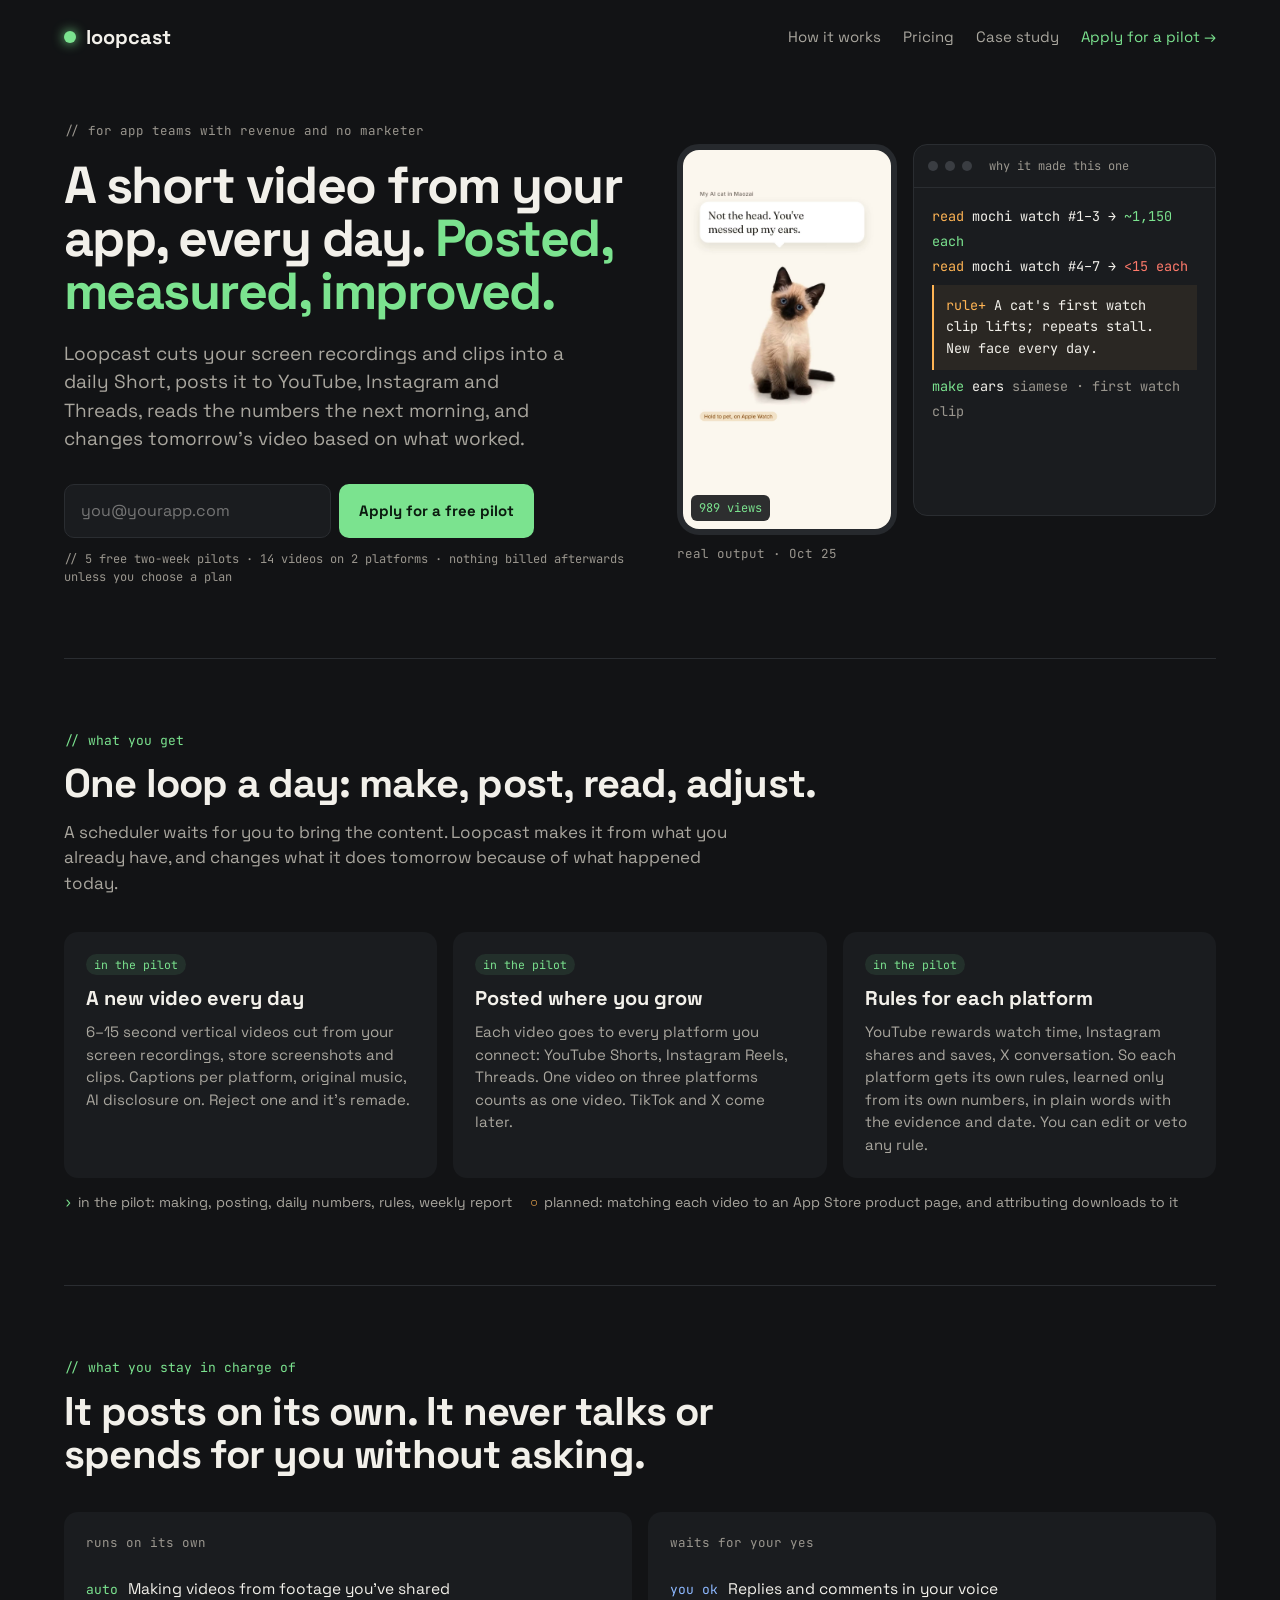
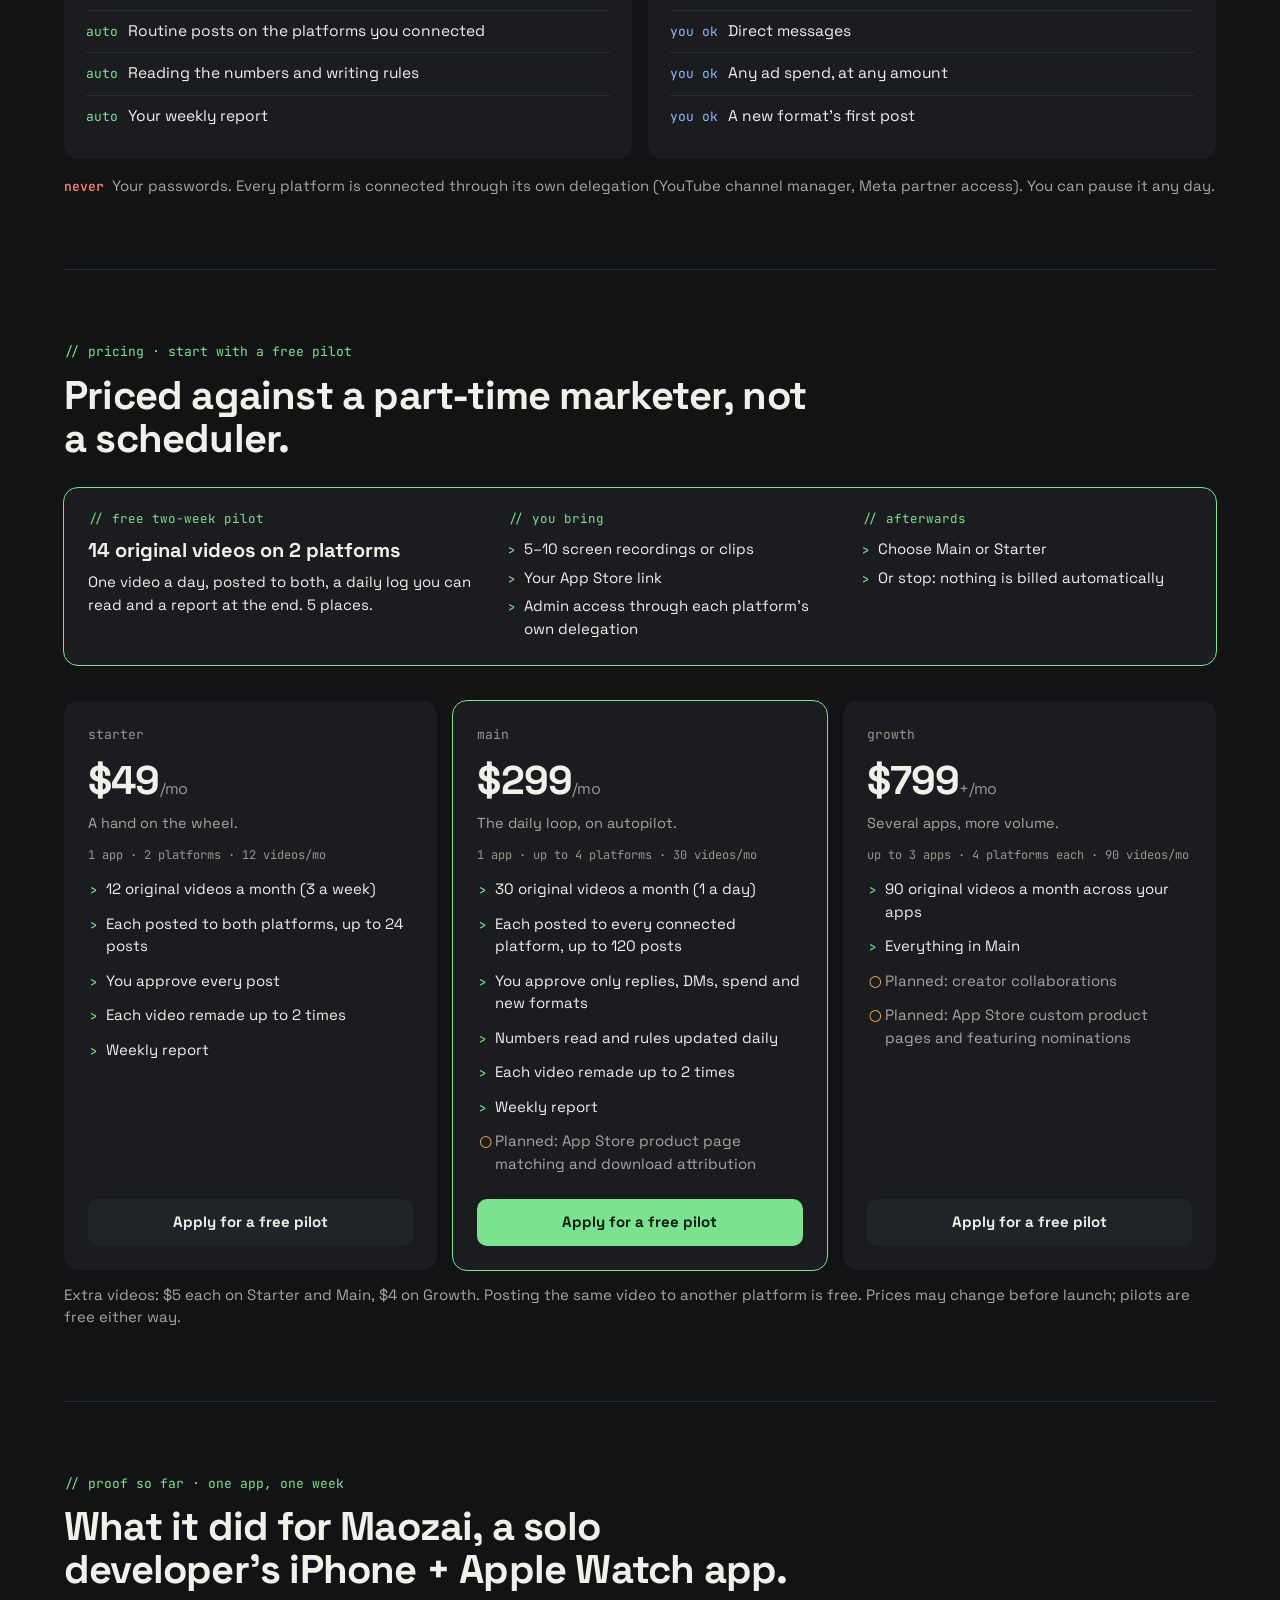
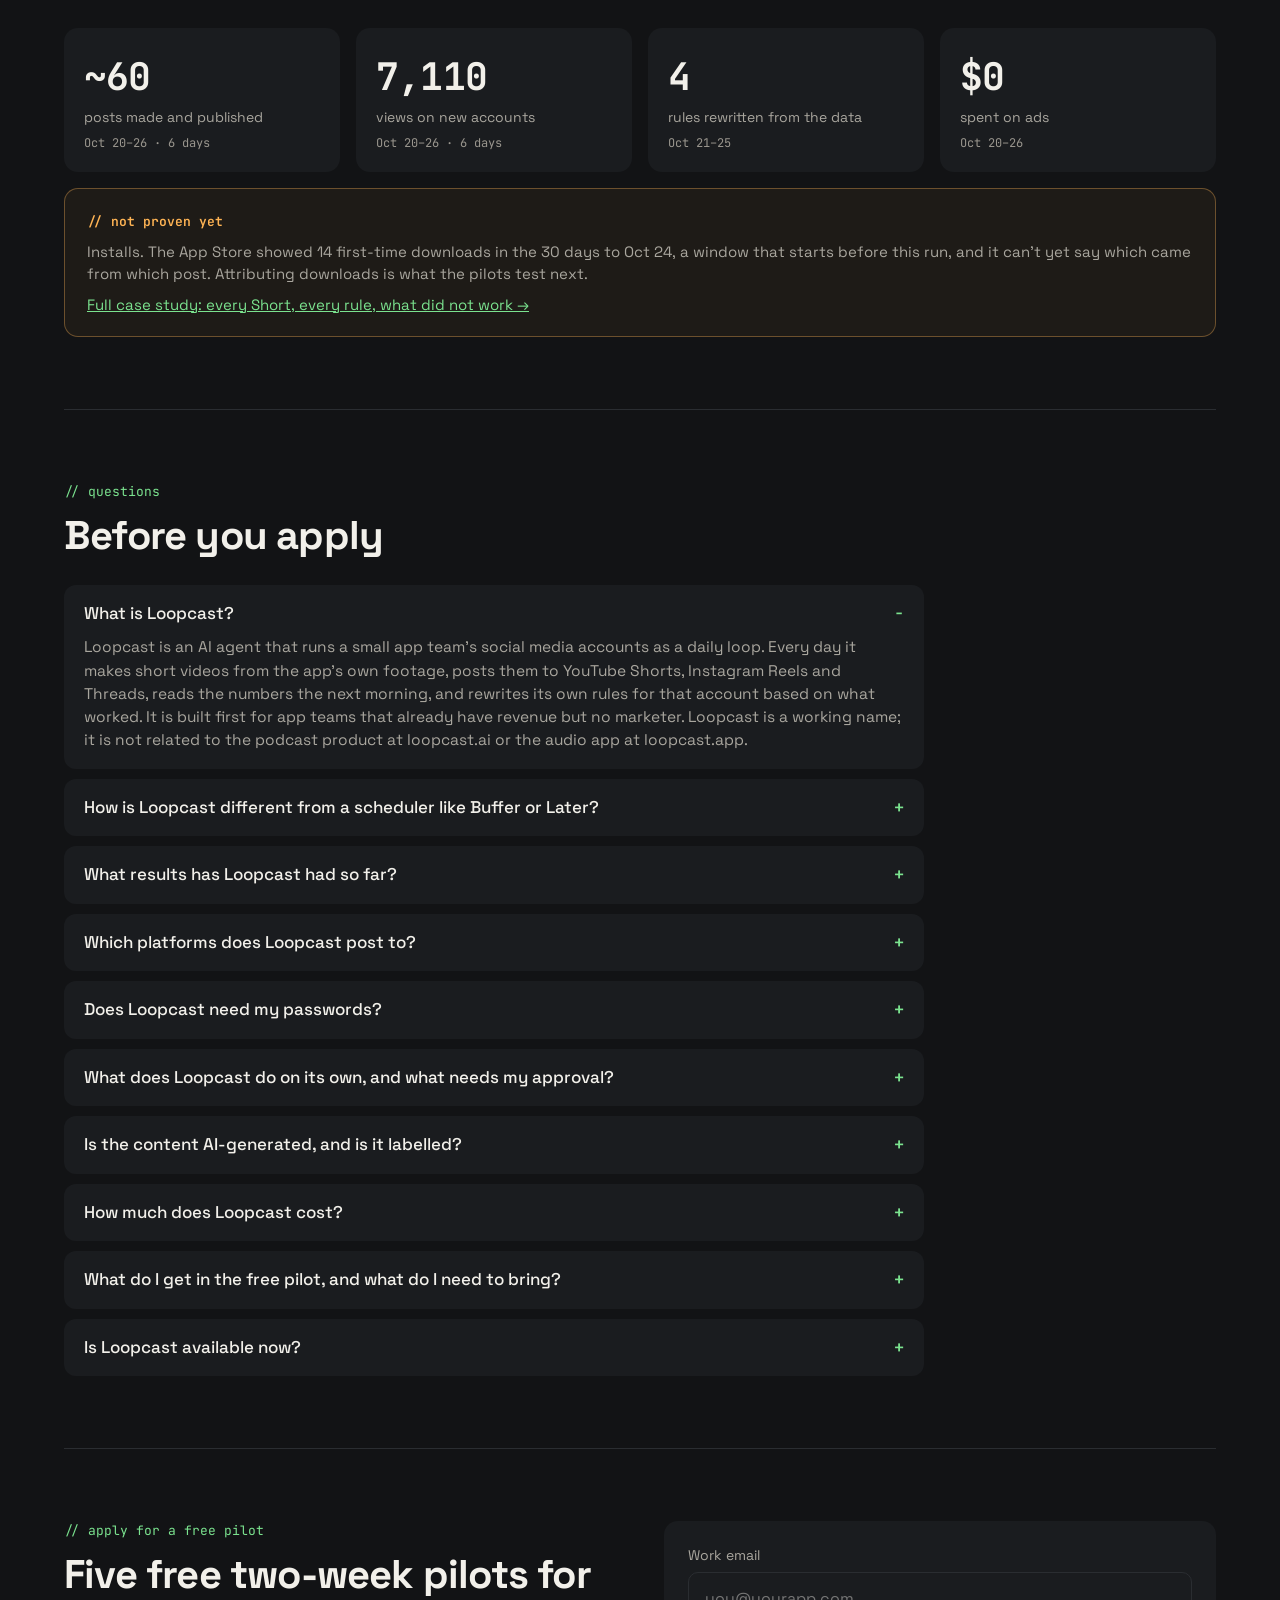
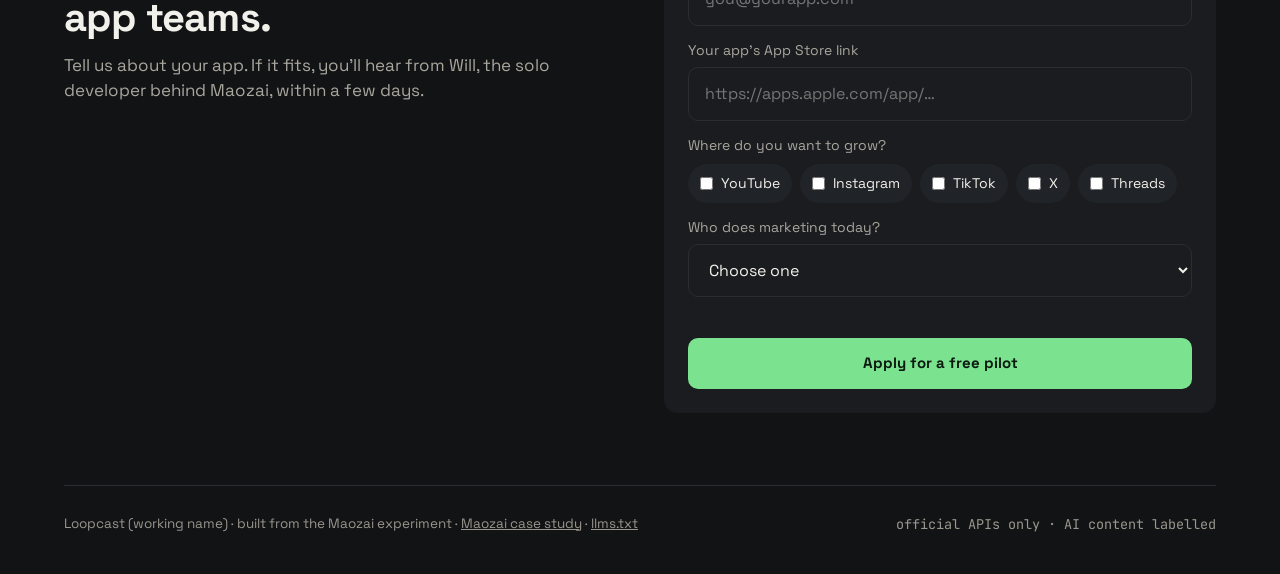
<file: index.html>
<!doctype html>
<html lang="en">
<head>
<meta charset="utf-8">
<meta name="viewport" content="width=device-width, initial-scale=1">
<title>Loopcast — AI marketer that runs your app's social accounts</title>
<meta name="description" content="A short video from your app every day: Loopcast cuts your footage into Shorts and Reels, posts them, reads the numbers and improves the next one.">
<link rel="canonical" href="https://loopcast.dev/">
<meta property="og:type" content="website">
<meta property="og:site_name" content="Loopcast">
<meta property="og:url" content="https://loopcast.dev/">
<meta property="og:title" content="Loopcast — AI marketer that runs your app's social accounts">
<meta property="og:description" content="A short video from your app every day, posted, measured and improved. Free two-week pilots for app teams.">
<meta property="og:image" content="https://loopcast.dev/og.png">
<meta property="og:image:width" content="1200">
<meta property="og:image:height" content="630">
<meta name="twitter:card" content="summary_large_image">
<meta name="twitter:title" content="Loopcast — AI marketer that runs your app's social accounts">
<meta name="twitter:description" content="A short video from your app every day: Loopcast cuts your footage into Shorts and Reels, posts them, reads the numbers and improves the next one.">
<meta name="twitter:image" content="https://loopcast.dev/og.png">
<link rel="icon" href="/favicon.svg" type="image/svg+xml">
<link rel="apple-touch-icon" href="/apple-touch-icon.png">
<link rel="manifest" href="/site.webmanifest">
<meta name="theme-color" content="#121315">
<link rel="preconnect" href="https://fonts.googleapis.com">
<link rel="preconnect" href="https://fonts.gstatic.com" crossorigin>
<link href="https://fonts.googleapis.com/css2?family=Space+Grotesk:wght@400;500;700&family=JetBrains+Mono:wght@400;600&display=swap" rel="stylesheet">
<!-- ld:start (generated) -->
<script type="application/ld+json">{"@context": "https://schema.org", "@graph": [{"@type": "Organization", "@id": "https://loopcast.dev/#org", "name": "Loopcast", "url": "https://loopcast.dev/", "logo": "https://loopcast.dev/apple-touch-icon.png"}, {"@type": "WebSite", "@id": "https://loopcast.dev/#website", "name": "Loopcast", "url": "https://loopcast.dev/", "publisher": {"@id": "https://loopcast.dev/#org"}}, {"@type": "Service", "@id": "https://loopcast.dev/#service", "name": "Loopcast", "serviceType": "Social media marketing for mobile apps", "description": "An AI agent that turns a small app team's own footage into a short video every day, posts it to YouTube Shorts, Instagram Reels and Threads, reads the numbers the next morning, and changes the next video based on what worked.", "provider": {"@id": "https://loopcast.dev/#org"}, "url": "https://loopcast.dev/", "audience": {"@type": "BusinessAudience", "audienceType": "App teams with revenue and no marketer"}}, {"@type": "FAQPage", "@id": "https://loopcast.dev/#faq", "mainEntity": [{"@type": "Question", "name": "What is Loopcast?", "acceptedAnswer": {"@type": "Answer", "text": "Loopcast is an AI agent that runs a small app team's social media accounts as a daily loop. Every day it makes short videos from the app's own footage, posts them to YouTube Shorts, Instagram Reels and Threads, reads the numbers the next morning, and rewrites its own rules for that account based on what worked. It is built first for app teams that already have revenue but no marketer. Loopcast is a working name; it is not related to the podcast product at loopcast.ai or the audio app at loopcast.app."}}, {"@type": "Question", "name": "How is Loopcast different from a scheduler like Buffer or Later?", "acceptedAnswer": {"@type": "Answer", "text": "A scheduler posts content you bring and stops there. Loopcast makes the content from your app's footage, posts it, reads every post's numbers the next morning, and changes what it does tomorrow based on the result. Each platform on each account gets its own rules, learned only from that platform's numbers, because YouTube, Instagram and X reward different things. Rules are written in plain words, with the evidence and date behind every rule, and you can read, edit or veto any of them. Tying each post to App Store downloads is planned and is being tested in the pilots."}}, {"@type": "Question", "name": "What results has Loopcast had so far?", "acceptedAnswer": {"@type": "Answer", "text": "One case so far: Maozai, a solo developer's iPhone and Apple Watch virtual pet app, on brand-new accounts. From October 20 to 26, 2026 the agent made and published about 60 posts, reached 7,110 views across YouTube, Instagram, X and Threads with $0 spent on ads, and rewrote its rules four times from the data. Installs are not proven: the App Store showed 14 first-time downloads in the 30 days to October 24, a window that starts before the run, and it cannot yet say which post brought which download."}}, {"@type": "Question", "name": "Which platforms does Loopcast post to?", "acceptedAnswer": {"@type": "Answer", "text": "YouTube Shorts, Instagram Reels and Threads first, through their official publishing APIs. TikTok and X come next; TikTok's posting API requires an app review and X's API is paid."}}, {"@type": "Question", "name": "Does Loopcast need my passwords?", "acceptedAnswer": {"@type": "Answer", "text": "No. Every platform is connected through its official API or its own delegation, such as a YouTube channel manager role or Meta partner access. Loopcast never asks for a password and never logs in to your browser."}}, {"@type": "Question", "name": "What does Loopcast do on its own, and what needs my approval?", "acceptedAnswer": {"@type": "Answer", "text": "It makes videos from footage you have shared, publishes routine posts, reads the numbers, writes rules and sends a weekly report on its own. Replies and comments in your voice, direct messages, any ad spend and the first post in a new format wait for your yes."}}, {"@type": "Question", "name": "Is the content AI-generated, and is it labelled?", "acceptedAnswer": {"@type": "Answer", "text": "The videos are cut from your real app footage and screen recordings; Loopcast writes the captions. Anything AI-generated is labelled with each platform's AI disclosure setting, and music is original or cleared for commercial use, never a platform's licensed library."}}, {"@type": "Question", "name": "How much does Loopcast cost?", "acceptedAnswer": {"@type": "Answer", "text": "Pilots are free. After that, planned pricing is: Starter, $49 a month, 1 app, 2 platforms, 12 original videos a month, and you approve every post. Main, $299 a month, 1 app, up to 4 platforms, 30 original videos a month (one a day), with only replies, messages, spend and new formats waiting for approval. Growth, $799 a month and up, up to 3 apps and 90 videos a month. Every plan posts each video to all connected platforms at no extra cost and remakes a rejected video up to two times. Extra videos are $5 each ($4 on Growth). Prices may change before launch."}}, {"@type": "Question", "name": "What do I get in the free pilot, and what do I need to bring?", "acceptedAnswer": {"@type": "Answer", "text": "Two weeks, 14 original videos (one a day) posted to two platforms you choose, a daily log you can read and a report at the end. You bring 5 to 10 screen recordings or clips of your app, your App Store link, and admin access through each platform's own delegation, such as a YouTube channel manager role. Afterwards you can choose a plan or stop; nothing is billed automatically."}}, {"@type": "Question", "name": "Is Loopcast available now?", "acceptedAnswer": {"@type": "Answer", "text": "Not generally yet. Five free two-week pilots are open for app teams with revenue and no marketer; apply on loopcast.dev and the developer behind Maozai replies within a few days."}}]}]}</script>
<!-- ld:end -->
<link rel="stylesheet" href="/style.css">
</head>
<body>
<div class="wrap">

<nav>
 <a class="logo" href="/"><i></i>loopcast</a>
 <div class="links"><a href="#loop">How it works</a><a href="#pricing">Pricing</a><a href="/maozai-case-study.html">Case study</a><a href="#join" class="cta">Apply for a pilot →</a></div>
</nav>

<header class="hero">
 <div>
  <div class="eyebrow">// for app teams with revenue and no marketer</div>
  <h1>A short video from your app, every day. <span>Posted, measured, improved.</span></h1>
  <p class="lede">Loopcast cuts your screen recordings and clips into a daily Short, posts it to YouTube, Instagram and Threads, reads the numbers the next morning, and changes tomorrow's video based on what worked.</p>
  <form class="quick" data-quick>
   <input type="email" name="email" placeholder="you@yourapp.com" aria-label="Work email" required>
   <button type="submit">Apply for a free pilot</button>
  </form>
  <p class="fine">// 5 free two-week pilots · 14 videos on 2 platforms · nothing billed afterwards unless you choose a plan</p>
 </div>
 <div class="hero-proof">
  <div>
   <div class="phone"><video src="assets/ears.mp4" poster="assets/ears-cover.jpg" autoplay muted loop playsinline aria-label="Example Short made for Maozai: a Siamese kitten reacts to being petted on Apple Watch"></video><span class="views">989 views</span></div>
   <p class="proofcap">real output · Oct 25</p>
  </div>
  <div class="term" aria-label="Why the agent made this video: an excerpt of its log">
   <div class="bar"><i></i><i></i><i></i><span>why it made this one</span></div>
   <div class="log" id="log">
    <div><span class="a">read</span> <span class="w">mochi watch #1–3</span> → <span class="g">~1,150 each</span></div>
    <div><span class="a">read</span> <span class="w">mochi watch #4–7</span> → <span class="r">&lt;15 each</span></div>
    <div class="rulebox"><span class="a">rule+</span> <span class="w">A cat's first watch clip lifts; repeats stall. New face every day.</span></div>
    <div><span class="g">make</span> <span class="w">ears</span> <span class="t">siamese · first watch clip</span></div>
    <div><span class="g">post</span> <span class="w">youtube · instagram · threads</span></div>
    <div><span class="a">read</span> <span class="w">ears</span> → <span class="g">981 views / 11h</span> <span class="cursor"></span></div>
   </div>
  </div>
 </div>
</header>

<section class="block" id="loop">
 <div class="label">// what you get</div>
 <h2>One loop a day: make, post, read, adjust.</h2>
 <p class="sub">A scheduler waits for you to bring the content. Loopcast makes it from what you already have, and changes what it does tomorrow because of what happened today.</p>
 <div class="gets">
  <div class="get"><span class="tag live">in the pilot</span><h3>A new video every day</h3><p>6–15 second vertical videos cut from your screen recordings, store screenshots and clips. Captions per platform, original music, AI disclosure on. Reject one and it's remade.</p></div>
  <div class="get"><span class="tag live">in the pilot</span><h3>Posted where you grow</h3><p>Each video goes to every platform you connect: YouTube Shorts, Instagram Reels, Threads. One video on three platforms counts as one video. TikTok and X come later.</p></div>
  <div class="get"><span class="tag live">in the pilot</span><h3>Rules for each platform</h3><p>YouTube rewards watch time, Instagram shares and saves, X conversation. So each platform gets its own rules, learned only from its own numbers, in plain words with the evidence and date. You can edit or veto any rule.</p></div>
 </div>
 <div class="keyline"><span class="l">in the pilot: making, posting, daily numbers, rules, weekly report</span><span class="p">planned: matching each video to an App Store product page, and attributing downloads to it</span></div>
</section>

<section class="block" id="control">
 <div class="label">// what you stay in charge of</div>
 <h2>It posts on its own. It never talks or spends for you without asking.</h2>
 <div class="tiers">
  <div class="panel auto"><h4><span>runs on its own</span></h4><ul><li>Making videos from footage you've shared</li><li>Routine posts on the platforms you connected</li><li>Reading the numbers and writing rules</li><li>Your weekly report</li></ul></div>
  <div class="panel yes"><h4><span>waits for your yes</span></h4><ul><li>Replies and comments in your voice</li><li>Direct messages</li><li>Any ad spend, at any amount</li><li>A new format's first post</li></ul></div>
 </div>
 <p class="never"><b>never</b>Your passwords. Every platform is connected through its own delegation (YouTube channel manager, Meta partner access). You can pause it any day.</p>
</section>

<section class="block" id="pricing">
 <div class="label">// pricing · start with a free pilot</div>
 <h2>Priced against a part-time marketer, not a scheduler.</h2>
 <div class="pilot">
  <div><div class="k">// free two-week pilot</div><h3>14 original videos on 2 platforms</h3><p>One video a day, posted to both, a daily log you can read and a report at the end. 5 places.</p></div>
  <div><div class="k">// you bring</div><ul><li>5–10 screen recordings or clips</li><li>Your App Store link</li><li>Admin access through each platform's own delegation</li></ul></div>
  <div><div class="k">// afterwards</div><ul><li>Choose Main or Starter</li><li>Or stop: nothing is billed automatically</li></ul></div>
 </div>
 <div class="plans">
  <div class="plan"><div class="nm">starter</div><div class="pr">$49<small>/mo</small></div><div class="for">A hand on the wheel.</div><div class="q">1 app · 2 platforms · 12 videos/mo</div><ul><li>12 original videos a month (3 a week)</li><li>Each posted to both platforms, up to 24 posts</li><li>You approve every post</li><li>Each video remade up to 2 times</li><li>Weekly report</li></ul><div class="cta-btn"><a href="#join">Apply for a free pilot</a></div></div>
  <div class="plan main"><div class="nm">main</div><div class="pr">$299<small>/mo</small></div><div class="for">The daily loop, on autopilot.</div><div class="q">1 app · up to 4 platforms · 30 videos/mo</div><ul><li>30 original videos a month (1 a day)</li><li>Each posted to every connected platform, up to 120 posts</li><li>You approve only replies, DMs, spend and new formats</li><li>Numbers read and rules updated daily</li><li>Each video remade up to 2 times</li><li>Weekly report</li><li class="planned">Planned: App Store product page matching and download attribution</li></ul><div class="cta-btn"><a href="#join">Apply for a free pilot</a></div></div>
  <div class="plan"><div class="nm">growth</div><div class="pr">$799<small>+/mo</small></div><div class="for">Several apps, more volume.</div><div class="q">up to 3 apps · 4 platforms each · 90 videos/mo</div><ul><li>90 original videos a month across your apps</li><li>Everything in Main</li><li class="planned">Planned: creator collaborations</li><li class="planned">Planned: App Store custom product pages and featuring nominations</li></ul><div class="cta-btn"><a href="#join">Apply for a free pilot</a></div></div>
 </div>
 <p class="extra">Extra videos: $5 each on Starter and Main, $4 on Growth. Posting the same video to another platform is free. Prices may change before launch; pilots are free either way.</p>
</section>

<section class="block" id="maozai">
 <div class="label">// proof so far · one app, one week</div>
 <h2>What it did for Maozai, a solo developer's iPhone + Apple Watch app.</h2>
 <div class="stats">
  <div class="stat"><div class="v mono">~60</div><div class="k">posts made and published</div><div class="when">Oct 20–26 · 6 days</div></div>
  <div class="stat"><div class="v mono">7,110</div><div class="k">views on new accounts</div><div class="when">Oct 20–26 · 6 days</div></div>
  <div class="stat"><div class="v mono">4</div><div class="k">rules rewritten from the data</div><div class="when">Oct 21–25</div></div>
  <div class="stat"><div class="v mono">$0</div><div class="k">spent on ads</div><div class="when">Oct 20–26</div></div>
 </div>
 <div class="honest">
  <b>// not proven yet</b>
  <p>Installs. The App Store showed 14 first-time downloads in the 30 days to Oct 24, a window that starts before this run, and it can't yet say which came from which post. Attributing downloads is what the pilots test next.</p>
  <p><a href="/maozai-case-study.html" style="color:var(--green)">Full case study: every Short, every rule, what did not work →</a></p>
 </div>
</section>

<section class="block" id="faq">
 <div class="label">// questions</div>
 <h2>Before you apply</h2>
 <div class="faq">
<!-- faq:start (generated by tools/build_site.py from content/site.json) -->
  <details open><summary>What is Loopcast?</summary><p>Loopcast is an AI agent that runs a small app team&#x27;s social media accounts as a daily loop. Every day it makes short videos from the app&#x27;s own footage, posts them to YouTube Shorts, Instagram Reels and Threads, reads the numbers the next morning, and rewrites its own rules for that account based on what worked. It is built first for app teams that already have revenue but no marketer. Loopcast is a working name; it is not related to the podcast product at loopcast.ai or the audio app at loopcast.app.</p></details>
  <details><summary>How is Loopcast different from a scheduler like Buffer or Later?</summary><p>A scheduler posts content you bring and stops there. Loopcast makes the content from your app&#x27;s footage, posts it, reads every post&#x27;s numbers the next morning, and changes what it does tomorrow based on the result. Each platform on each account gets its own rules, learned only from that platform&#x27;s numbers, because YouTube, Instagram and X reward different things. Rules are written in plain words, with the evidence and date behind every rule, and you can read, edit or veto any of them. Tying each post to App Store downloads is planned and is being tested in the pilots.</p></details>
  <details><summary>What results has Loopcast had so far?</summary><p>One case so far: Maozai, a solo developer&#x27;s iPhone and Apple Watch virtual pet app, on brand-new accounts. From October 20 to 26, 2026 the agent made and published about 60 posts, reached 7,110 views across YouTube, Instagram, X and Threads with $0 spent on ads, and rewrote its rules four times from the data. Installs are not proven: the App Store showed 14 first-time downloads in the 30 days to October 24, a window that starts before the run, and it cannot yet say which post brought which download.</p></details>
  <details><summary>Which platforms does Loopcast post to?</summary><p>YouTube Shorts, Instagram Reels and Threads first, through their official publishing APIs. TikTok and X come next; TikTok&#x27;s posting API requires an app review and X&#x27;s API is paid.</p></details>
  <details><summary>Does Loopcast need my passwords?</summary><p>No. Every platform is connected through its official API or its own delegation, such as a YouTube channel manager role or Meta partner access. Loopcast never asks for a password and never logs in to your browser.</p></details>
  <details><summary>What does Loopcast do on its own, and what needs my approval?</summary><p>It makes videos from footage you have shared, publishes routine posts, reads the numbers, writes rules and sends a weekly report on its own. Replies and comments in your voice, direct messages, any ad spend and the first post in a new format wait for your yes.</p></details>
  <details><summary>Is the content AI-generated, and is it labelled?</summary><p>The videos are cut from your real app footage and screen recordings; Loopcast writes the captions. Anything AI-generated is labelled with each platform&#x27;s AI disclosure setting, and music is original or cleared for commercial use, never a platform&#x27;s licensed library.</p></details>
  <details><summary>How much does Loopcast cost?</summary><p>Pilots are free. After that, planned pricing is: Starter, $49 a month, 1 app, 2 platforms, 12 original videos a month, and you approve every post. Main, $299 a month, 1 app, up to 4 platforms, 30 original videos a month (one a day), with only replies, messages, spend and new formats waiting for approval. Growth, $799 a month and up, up to 3 apps and 90 videos a month. Every plan posts each video to all connected platforms at no extra cost and remakes a rejected video up to two times. Extra videos are $5 each ($4 on Growth). Prices may change before launch.</p></details>
  <details><summary>What do I get in the free pilot, and what do I need to bring?</summary><p>Two weeks, 14 original videos (one a day) posted to two platforms you choose, a daily log you can read and a report at the end. You bring 5 to 10 screen recordings or clips of your app, your App Store link, and admin access through each platform&#x27;s own delegation, such as a YouTube channel manager role. Afterwards you can choose a plan or stop; nothing is billed automatically.</p></details>
  <details><summary>Is Loopcast available now?</summary><p>Not generally yet. Five free two-week pilots are open for app teams with revenue and no marketer; apply on loopcast.dev and the developer behind Maozai replies within a few days.</p></details>
<!-- faq:end -->
 </div>
</section>

<section class="block" id="join">
 <div class="join">
  <div>
   <div class="label">// apply for a free pilot</div>
   <h2>Five free two-week pilots for app teams.</h2>
   <p class="sub">Tell us about your app. If it fits, you'll hear from Will, the solo developer behind Maozai, within a few days.</p>
  </div>
  <form class="form" id="waitlist" novalidate>
   <div class="fields">
    <label>Work email<input type="email" name="email" placeholder="you@yourapp.com" required></label>
    <label>Your app's App Store link<input type="url" name="app" placeholder="https://apps.apple.com/app/…"></label>
    <div><div style="font-size:14px;color:var(--body);margin-bottom:8px">Where do you want to grow?</div>
     <div class="chips"><label><input type="checkbox" name="platforms" value="youtube">YouTube</label><label><input type="checkbox" name="platforms" value="instagram">Instagram</label><label><input type="checkbox" name="platforms" value="tiktok">TikTok</label><label><input type="checkbox" name="platforms" value="x">X</label><label><input type="checkbox" name="platforms" value="threads">Threads</label></div></div>
    <label>Who does marketing today?<select name="today"><option value="">Choose one</option><option>Nobody</option><option>Me, when I have time</option><option>A freelancer or agency</option><option>Someone in-house</option></select></label>
    <label class="hp" aria-hidden="true">Leave this empty<input type="text" name="website" tabindex="-1" autocomplete="off"></label>
    <div class="err" id="err" role="alert"></div>
    <button type="submit">Apply for a free pilot</button>
   </div>
   <div class="ok-msg" role="status">✓ application received.<br><span class="t">// we'll write from a real inbox, not a sequence.</span></div>
  </form>
 </div>
</section>

<footer><span>Loopcast (working name) · built from the Maozai experiment · <a href="/maozai-case-study.html">Maozai case study</a> · <a href="/llms.txt">llms.txt</a></span><span class="mono">official APIs only · AI content labelled</span></footer>
</div>

<script>
// Submissions go to a Cloudflare Worker that stores them in KV (worker/ in this folder).
const WAITLIST_ENDPOINT = "https://api.loopcast.dev/waitlist";

const reduce = matchMedia("(prefers-reduced-motion: reduce)").matches;

// Reveal the hero log one line at a time.
if (!reduce) {
  const lines = [...document.querySelectorAll("#log > div")];
  lines.forEach((l) => l.classList.add("hide"));
  lines.forEach((l, i) => setTimeout(() => l.classList.remove("hide"), 350 + i * 420));
}

const isEmail = (s) => /^[^\s@]+@[^\s@]+\.[^\s@]+$/.test(s);

async function submit(data) {
  if (WAITLIST_ENDPOINT) {
    const res = await fetch(WAITLIST_ENDPOINT, { method: "POST", headers: { "Content-Type": "application/json", Accept: "application/json" }, body: JSON.stringify(data) });
    if (!res.ok) throw new Error("waitlist " + res.status);
    return;
  }
  try {
    const saved = JSON.parse(localStorage.getItem("loopcast-waitlist") || "[]");
    saved.push({ ...data, at: new Date().toISOString() });
    localStorage.setItem("loopcast-waitlist", JSON.stringify(saved));
  } catch (e) { /* storage unavailable: nothing else to do locally */ }
}

// The hero form only collects the email, then hands over to the full form.
document.querySelector("[data-quick]").addEventListener("submit", (e) => {
  e.preventDefault();
  const email = e.target.email.value.trim();
  const full = document.getElementById("waitlist");
  full.email.value = email;
  document.getElementById("join").scrollIntoView({ behavior: reduce ? "auto" : "smooth" });
  (email ? full.app : full.email).focus({ preventScroll: true });
});

document.getElementById("waitlist").addEventListener("submit", async (e) => {
  e.preventDefault();
  const f = e.target, err = document.getElementById("err");
  const data = {
    email: f.email.value.trim(),
    app: f.app.value.trim(),
    platforms: [...f.querySelectorAll("[name=platforms]:checked")].map((c) => c.value),
    today: f.today.value,
    website: f.website.value
  };
  if (!isEmail(data.email)) { err.textContent = "Please enter a valid email."; f.email.focus(); return; }
  err.textContent = "";
  const btn = f.querySelector("button");
  btn.disabled = true;
  try {
    await submit(data);
    f.classList.add("done");
  } catch (x) {
    err.textContent = "That didn't go through. Please try again in a minute.";
    btn.disabled = false;
  }
});
</script>
<!-- Cloudflare Web Analytics: cookieless page views, site "loopcast.dev" in the Cloudflare dashboard. -->
<script defer src="https://static.cloudflareinsights.com/beacon.min.js" data-cf-beacon='{"token": "4d3c9769af3f4855999fc5357072c7f0"}'></script>
</body>
</html>
</file>
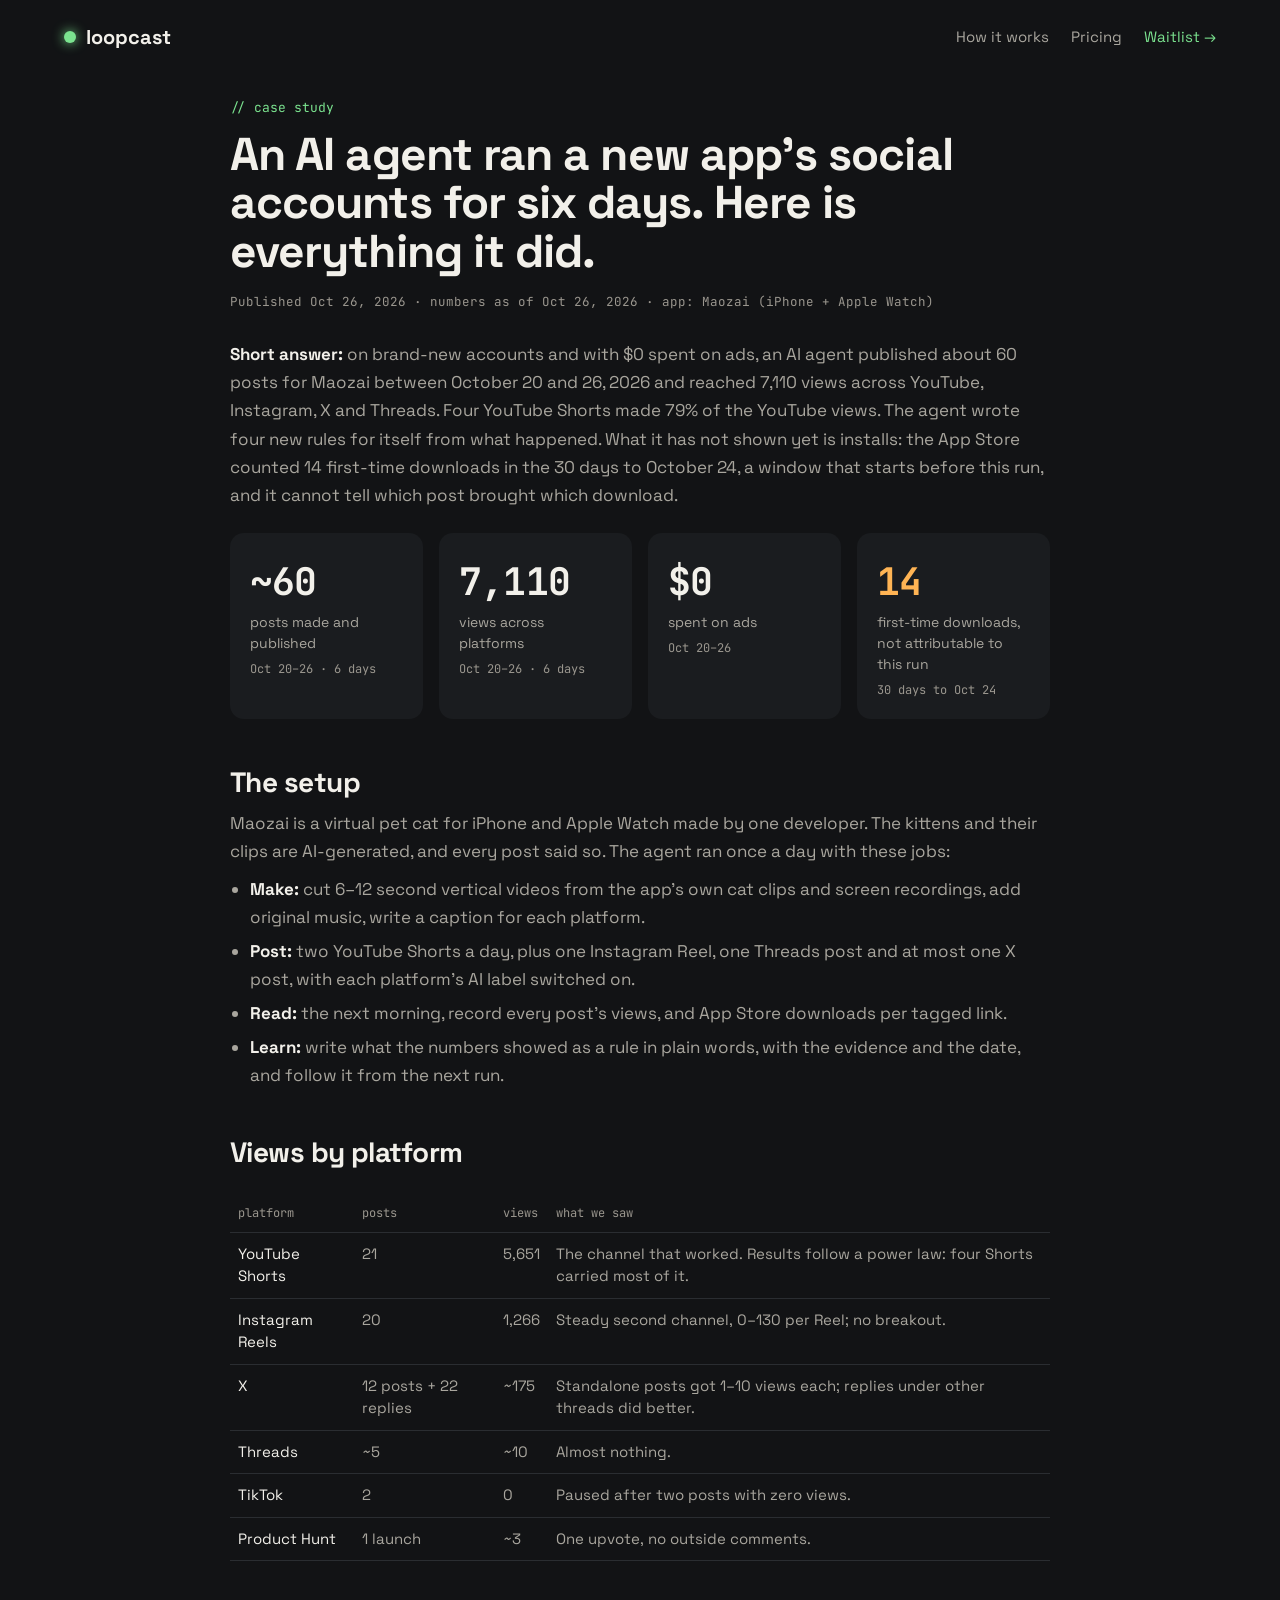
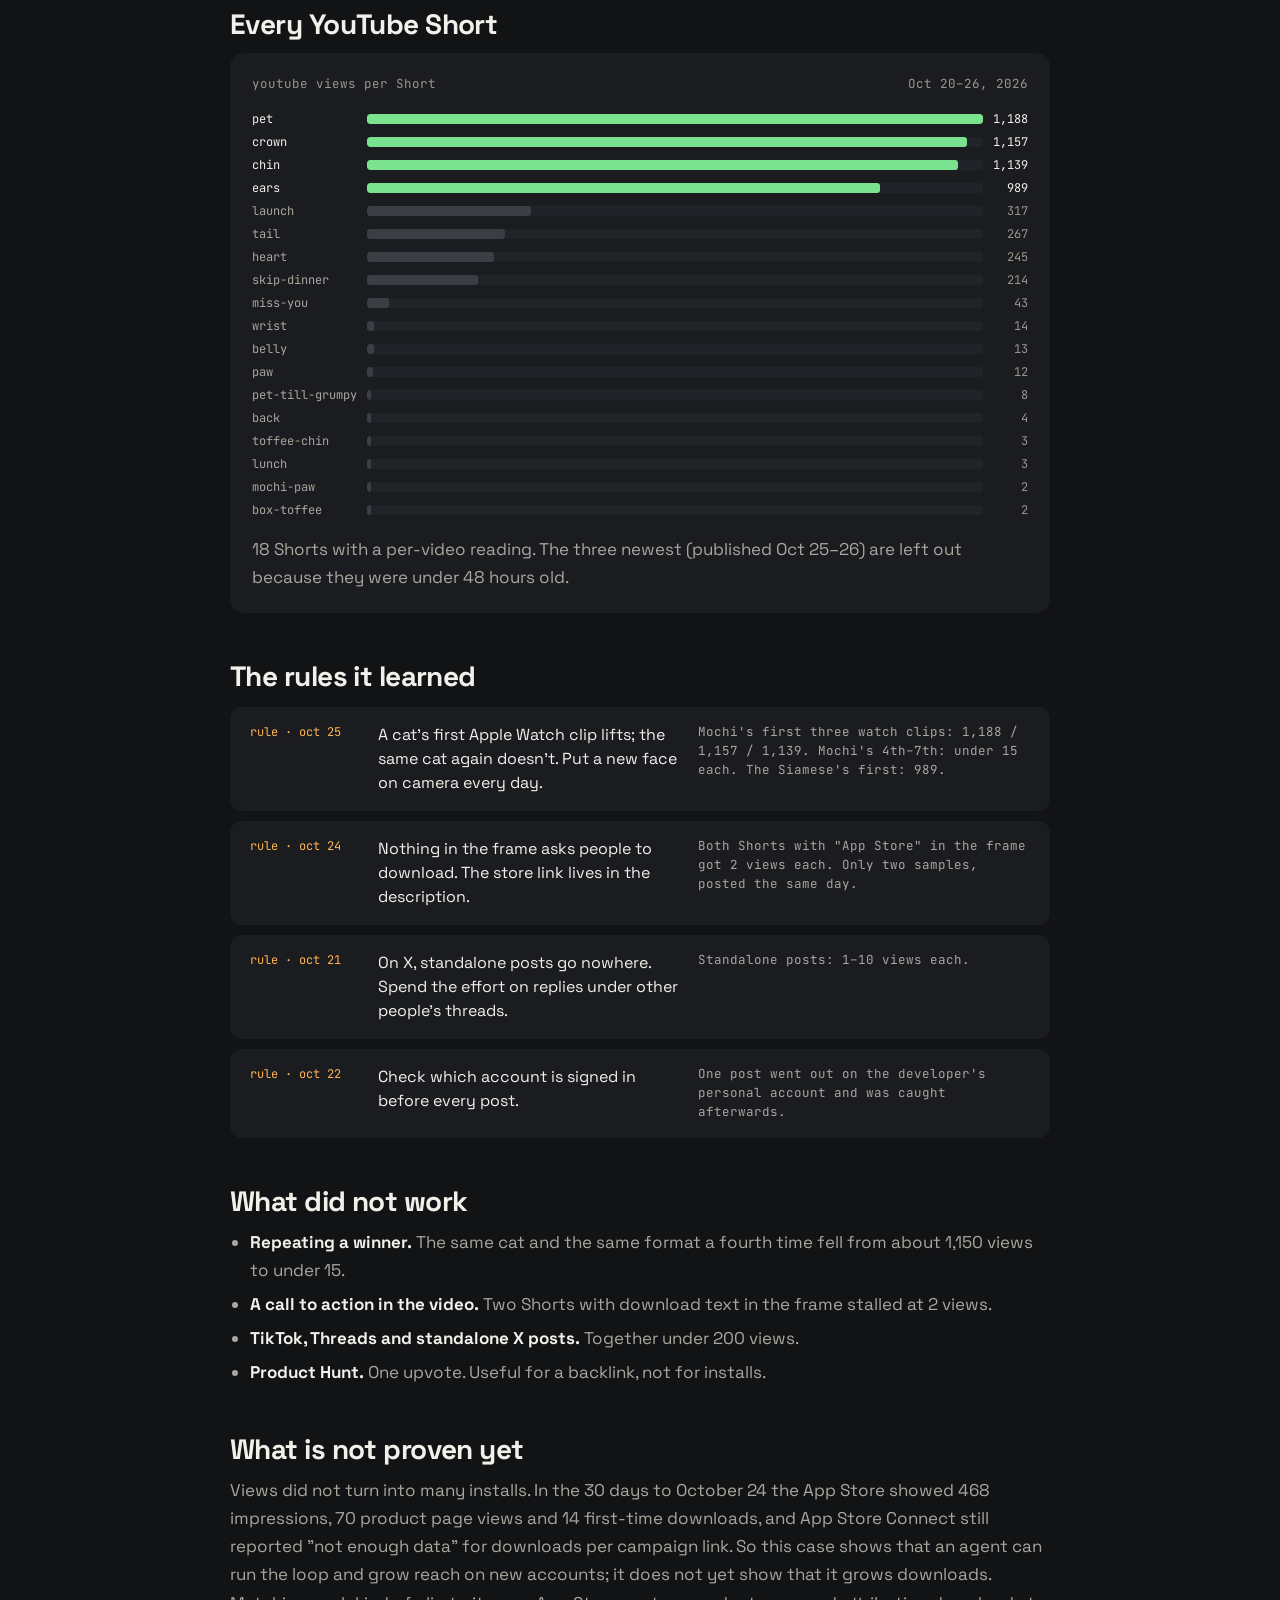
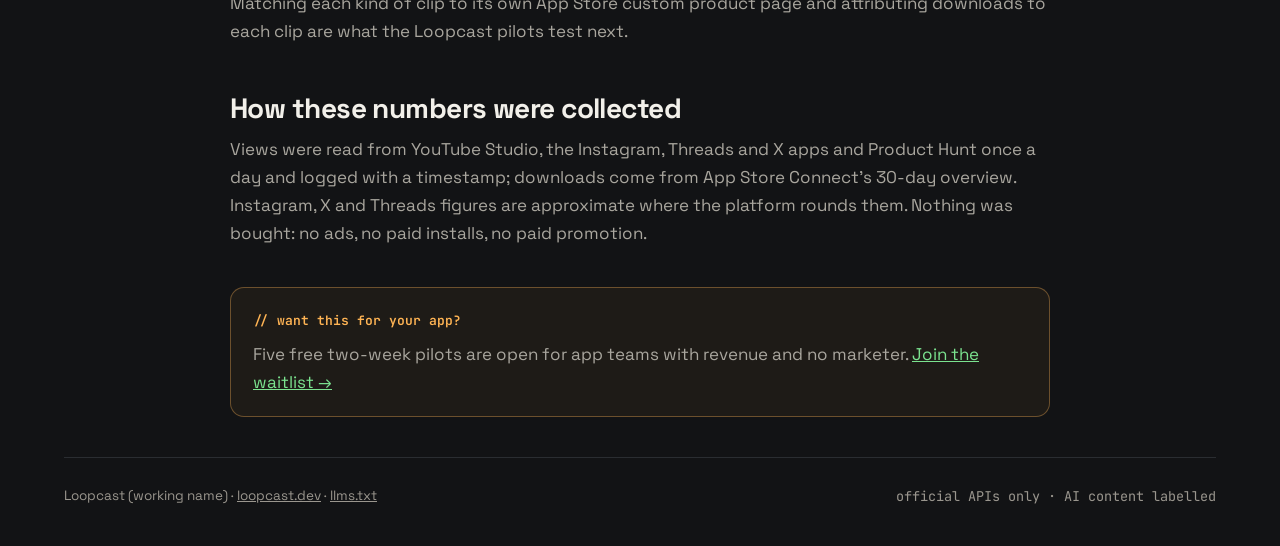
<file: maozai-case-study.html>
<!doctype html>
<html lang="en">
<head>
<meta charset="utf-8">
<meta name="viewport" content="width=device-width, initial-scale=1">
<title>Maozai case study: an AI agent ran a new app's socials</title>
<meta name="description" content="Six days of an AI agent running a solo developer's app on YouTube, Instagram, X and Threads: 7,110 views, $0 on ads, 14 downloads, and the rules it learned.">
<link rel="canonical" href="https://loopcast.dev/maozai-case-study.html">
<meta property="og:type" content="article">
<meta property="og:site_name" content="Loopcast">
<meta property="og:url" content="https://loopcast.dev/maozai-case-study.html">
<meta property="og:title" content="Maozai case study: an AI agent ran a new app's socials">
<meta property="og:description" content="7,110 views in 6 days with $0 on ads, 14 downloads, and every rule the agent learned from the data.">
<meta property="og:image" content="https://loopcast.dev/og.png">
<meta property="og:image:width" content="1200">
<meta property="og:image:height" content="630">
<meta name="twitter:card" content="summary_large_image">
<meta name="twitter:image" content="https://loopcast.dev/og.png">
<meta name="theme-color" content="#121315">
<link rel="icon" href="/favicon.svg" type="image/svg+xml">
<link rel="apple-touch-icon" href="/apple-touch-icon.png">
<link rel="manifest" href="/site.webmanifest">
<link rel="preconnect" href="https://fonts.googleapis.com">
<link rel="preconnect" href="https://fonts.gstatic.com" crossorigin>
<link href="https://fonts.googleapis.com/css2?family=Space+Grotesk:wght@400;500;700&family=JetBrains+Mono:wght@400;600&display=swap" rel="stylesheet">
<script type="application/ld+json">{"@context":"https://schema.org","@type":"Article","headline":"Maozai case study: an AI agent ran a new app's social accounts for six days","description":"Six days of an AI agent running a solo developer's iPhone and Apple Watch app on YouTube, Instagram, X and Threads: 7,110 views, $0 on ads, 14 first-time downloads, and the rules it learned.","datePublished":"2026-10-26","dateModified":"2026-10-26","image":"https://loopcast.dev/og.png","mainEntityOfPage":"https://loopcast.dev/maozai-case-study.html","author":{"@type":"Organization","name":"Loopcast","url":"https://loopcast.dev/"},"publisher":{"@type":"Organization","name":"Loopcast","url":"https://loopcast.dev/","logo":{"@type":"ImageObject","url":"https://loopcast.dev/apple-touch-icon.png"}},"about":{"@type":"MobileApplication","name":"Maozai: Virtual Pet Cat","operatingSystem":"iOS, watchOS","applicationCategory":"LifestyleApplication","url":"https://pocketcat.app/"}}</script>
<link rel="stylesheet" href="/style.css">
<style>
.article{max-width:820px;margin:0 auto;padding:24px 0 40px}
.article h1{font-size:46px;line-height:1.06;letter-spacing:-.02em;font-weight:700}
.article .meta{font-family:"JetBrains Mono",monospace;font-size:12.5px;color:var(--soft);margin:16px 0 28px}
.article h2{font-size:28px;margin:48px 0 12px}
.article p,.article li{color:var(--body);font-size:17px;line-height:1.65}
.article p+p{margin-top:12px}
.article ul{margin:10px 0 0 20px}
.article li{margin:6px 0}
.article strong{color:var(--ink)}
.article .stats{margin-top:24px}
table.t{width:100%;border-collapse:collapse;margin-top:14px;font-size:15px}
table.t th,table.t td{text-align:left;padding:10px 8px;border-bottom:1px solid var(--line);vertical-align:top}
table.t th{font-family:"JetBrains Mono",monospace;font-size:12px;color:var(--soft);font-weight:400}
table.t td{color:var(--body)}
table.t td:first-child{color:var(--ink)}
.tablewrap{overflow-x:auto}
@media(max-width:760px){.article h1{font-size:32px}.article h2{font-size:23px}}
</style>
</head>
<body>
<div class="wrap">
<nav>
 <a class="logo" href="/"><i></i>loopcast</a>
 <div class="links"><a href="/#loop">How it works</a><a href="/#pricing">Pricing</a><a href="/#join" class="cta">Waitlist →</a></div>
</nav>

<main class="article">
 <div class="label">// case study</div>
 <h1>An AI agent ran a new app's social accounts for six days. Here is everything it did.</h1>
 <p class="meta">Published Oct 26, 2026 · numbers as of Oct 26, 2026 · app: Maozai (iPhone + Apple Watch)</p>

 <p><strong>Short answer:</strong> on brand-new accounts and with $0 spent on ads, an AI agent published about 60 posts for Maozai between October 20 and 26, 2026 and reached 7,110 views across YouTube, Instagram, X and Threads. Four YouTube Shorts made 79% of the YouTube views. The agent wrote four new rules for itself from what happened. What it has not shown yet is installs: the App Store counted 14 first-time downloads in the 30 days to October 24, a window that starts before this run, and it cannot tell which post brought which download.</p>

 <div class="stats">
  <div class="stat"><div class="v mono">~60</div><div class="k">posts made and published</div><div class="when">Oct 20–26 · 6 days</div></div>
  <div class="stat"><div class="v mono">7,110</div><div class="k">views across platforms</div><div class="when">Oct 20–26 · 6 days</div></div>
  <div class="stat"><div class="v mono">$0</div><div class="k">spent on ads</div><div class="when">Oct 20–26</div></div>
  <div class="stat warn"><div class="v mono">14</div><div class="k">first-time downloads, not attributable to this run</div><div class="when">30 days to Oct 24</div></div>
 </div>

 <h2>The setup</h2>
 <p>Maozai is a virtual pet cat for iPhone and Apple Watch made by one developer. The kittens and their clips are AI-generated, and every post said so. The agent ran once a day with these jobs:</p>
 <ul>
  <li><strong>Make:</strong> cut 6–12 second vertical videos from the app's own cat clips and screen recordings, add original music, write a caption for each platform.</li>
  <li><strong>Post:</strong> two YouTube Shorts a day, plus one Instagram Reel, one Threads post and at most one X post, with each platform's AI label switched on.</li>
  <li><strong>Read:</strong> the next morning, record every post's views, and App Store downloads per tagged link.</li>
  <li><strong>Learn:</strong> write what the numbers showed as a rule in plain words, with the evidence and the date, and follow it from the next run.</li>
 </ul>

 <h2>Views by platform</h2>
 <div class="tablewrap"><table class="t">
  <tr><th>platform</th><th>posts</th><th>views</th><th>what we saw</th></tr>
  <tr><td>YouTube Shorts</td><td>21</td><td>5,651</td><td>The channel that worked. Results follow a power law: four Shorts carried most of it.</td></tr>
  <tr><td>Instagram Reels</td><td>20</td><td>1,266</td><td>Steady second channel, 0–130 per Reel; no breakout.</td></tr>
  <tr><td>X</td><td>12 posts + 22 replies</td><td>~175</td><td>Standalone posts got 1–10 views each; replies under other threads did better.</td></tr>
  <tr><td>Threads</td><td>~5</td><td>~10</td><td>Almost nothing.</td></tr>
  <tr><td>TikTok</td><td>2</td><td>0</td><td>Paused after two posts with zero views.</td></tr>
  <tr><td>Product Hunt</td><td>1 launch</td><td>~3</td><td>One upvote, no outside comments.</td></tr>
 </table></div>

 <h2>Every YouTube Short</h2>
 <div class="panel" style="margin-top:14px">
  <h4><span>youtube views per Short</span><span>Oct 20–26, 2026</span></h4>
  <div class="chart" id="chart"></div>
  <p class="note">18 Shorts with a per-video reading. The three newest (published Oct 25–26) are left out because they were under 48 hours old.</p>
 </div>

 <h2>The rules it learned</h2>
 <div class="rules">
  <div class="rule"><div class="d">rule · oct 25</div><div class="txt">A cat's first Apple Watch clip lifts; the same cat again doesn't. Put a new face on camera every day.</div><div class="ev">Mochi's first three watch clips: 1,188 / 1,157 / 1,139. Mochi's 4th–7th: under 15 each. The Siamese's first: 989.</div></div>
  <div class="rule"><div class="d">rule · oct 24</div><div class="txt">Nothing in the frame asks people to download. The store link lives in the description.</div><div class="ev">Both Shorts with "App Store" in the frame got 2 views each. Only two samples, posted the same day.</div></div>
  <div class="rule"><div class="d">rule · oct 21</div><div class="txt">On X, standalone posts go nowhere. Spend the effort on replies under other people's threads.</div><div class="ev">Standalone posts: 1–10 views each.</div></div>
  <div class="rule"><div class="d">rule · oct 22</div><div class="txt">Check which account is signed in before every post.</div><div class="ev">One post went out on the developer's personal account and was caught afterwards.</div></div>
 </div>

 <h2>What did not work</h2>
 <ul>
  <li><strong>Repeating a winner.</strong> The same cat and the same format a fourth time fell from about 1,150 views to under 15.</li>
  <li><strong>A call to action in the video.</strong> Two Shorts with download text in the frame stalled at 2 views.</li>
  <li><strong>TikTok, Threads and standalone X posts.</strong> Together under 200 views.</li>
  <li><strong>Product Hunt.</strong> One upvote. Useful for a backlink, not for installs.</li>
 </ul>

 <h2>What is not proven yet</h2>
 <p>Views did not turn into many installs. In the 30 days to October 24 the App Store showed 468 impressions, 70 product page views and 14 first-time downloads, and App Store Connect still reported "not enough data" for downloads per campaign link. So this case shows that an agent can run the loop and grow reach on new accounts; it does not yet show that it grows downloads. Matching each kind of clip to its own App Store custom product page and attributing downloads to each clip are what the Loopcast pilots test next.</p>

 <h2>How these numbers were collected</h2>
 <p>Views were read from YouTube Studio, the Instagram, Threads and X apps and Product Hunt once a day and logged with a timestamp; downloads come from App Store Connect's 30-day overview. Instagram, X and Threads figures are approximate where the platform rounds them. Nothing was bought: no ads, no paid installs, no paid promotion.</p>

 <div class="honest" style="margin-top:40px">
  <b>// want this for your app?</b>
  <p>Five free two-week pilots are open for app teams with revenue and no marketer. <a href="/#join" style="color:var(--green)">Join the waitlist →</a></p>
 </div>
</main>

<footer><span>Loopcast (working name) · <a href="/">loopcast.dev</a> · <a href="/llms.txt">llms.txt</a></span><span class="mono">official APIs only · AI content labelled</span></footer>
</div>
<script>
const shorts = [
  ["pet", 1188, 1], ["crown", 1157, 1], ["chin", 1139, 1], ["ears", 989, 1],
  ["launch", 317], ["tail", 267], ["heart", 245], ["skip-dinner", 214], ["miss-you", 43],
  ["wrist", 14], ["belly", 13], ["paw", 12], ["pet-till-grumpy", 8], ["back", 4],
  ["toffee-chin", 3], ["lunch", 3], ["mochi-paw", 2], ["box-toffee", 2]
];
const max = shorts[0][1];
document.getElementById("chart").innerHTML = shorts.map(([n, v, hit]) =>
  `<div class="${hit ? "hit" : ""}"><span class="nm">${n}</span><span class="tr"><i style="width:${Math.max(v / max * 100, 0.6)}%"></i></span><span class="vv">${v.toLocaleString("en-US")}</span></div>`
).join("");
</script>
<script defer src="https://static.cloudflareinsights.com/beacon.min.js" data-cf-beacon='{"token": "4d3c9769af3f4855999fc5357072c7f0"}'></script>
</body>
</html>
</file>
<file: style.css>
:root{--bg:#121315;--panel:#1A1C1F;--panel2:#202327;--line:#2A2D31;--ink:#F2F0EA;--body:#A9A69E;--soft:#9A968E;--green:#7BE38F;--amber:#FFB454;--red:#FF7A6B;--blue:#8DB8FF}
*{box-sizing:border-box;margin:0;padding:0}
html{scroll-behavior:smooth}
@media(prefers-reduced-motion:reduce){html{scroll-behavior:auto}}
body{background:var(--bg);color:var(--ink);font-family:"Space Grotesk",system-ui,sans-serif;-webkit-font-smoothing:antialiased;line-height:1.5;overflow-x:hidden}
.mono{font-family:"JetBrains Mono",ui-monospace,monospace}
a{color:inherit}
.wrap{max-width:1200px;margin:0 auto;padding:0 24px}
nav{display:flex;justify-content:space-between;align-items:center;padding:22px 0;font-size:15px}
.logo{font-weight:700;font-size:20px;display:flex;align-items:center;gap:10px;text-decoration:none}
.logo i{width:12px;height:12px;border-radius:50%;background:var(--green);box-shadow:0 0 12px var(--green)}
nav .links a{color:var(--body);text-decoration:none;margin-left:22px}
nav .links a:hover{color:var(--ink)}
nav .links a.cta{color:var(--green)}

/* hero */
.hero{display:grid;grid-template-columns:1fr 1.05fr;gap:48px;align-items:center;padding:48px 0 72px}
.eyebrow{font-family:"JetBrains Mono",monospace;font-size:12.5px;color:var(--soft);margin-bottom:18px}
h1{font-size:60px;line-height:1.02;letter-spacing:-.03em;font-weight:700}
h1 span{color:var(--green)}
.lede{color:var(--body);font-size:19px;margin:22px 0 30px;max-width:500px}
.quick{display:flex;gap:8px;max-width:470px}
input,select{padding:14px 16px;background:var(--panel);border:1px solid var(--line);border-radius:10px;color:var(--ink);font:inherit;font-size:16px;width:100%}
input:focus,select:focus{outline:2px solid var(--green);outline-offset:1px;border-color:transparent}
.quick input{flex:1}
button{padding:14px 20px;border:0;border-radius:10px;background:var(--green);color:#0B1A0F;font:inherit;font-weight:700;font-size:15px;cursor:pointer;white-space:nowrap}
button:hover{filter:brightness(1.08)}
.fine{font-family:"JetBrains Mono",monospace;font-size:12px;color:var(--soft);margin-top:12px}

.term{background:var(--panel);border:1px solid var(--line);border-radius:14px;overflow:hidden;font-family:"JetBrains Mono",monospace;font-size:13.5px;min-width:0}
.bar{display:flex;gap:7px;padding:12px 14px;border-bottom:1px solid var(--line);align-items:center;color:var(--soft);font-size:12px}
.bar i{width:10px;height:10px;border-radius:50%;background:#3A3D42;flex:none}
.bar span{margin-left:10px;white-space:nowrap;overflow:hidden;text-overflow:ellipsis}
.log{padding:16px 18px;line-height:1.85;min-height:330px}
.log>div{white-space:nowrap;overflow:hidden;text-overflow:ellipsis}
.log>div.hide{visibility:hidden}
.t{color:var(--soft)}.g{color:var(--green)}.a{color:var(--amber)}.r{color:var(--red)}.w{color:var(--ink)}.b{color:var(--blue)}
.rulebox{margin:6px 0 4px;padding:10px 12px;border-left:2px solid var(--amber);background:rgba(255,180,84,.07);white-space:normal!important;line-height:1.6}
.cursor{display:inline-block;width:8px;height:15px;background:var(--green);vertical-align:-2px;animation:blink 1s steps(1) infinite}
@keyframes blink{50%{opacity:0}}
@media(prefers-reduced-motion:reduce){.cursor{animation:none}}

/* sections */
section.block{padding:72px 0;border-top:1px solid var(--line)}
.label{font-family:"JetBrains Mono",monospace;font-size:13px;color:var(--green);margin-bottom:12px}
h2{font-size:40px;line-height:1.08;letter-spacing:-.02em;font-weight:700;max-width:760px}
.sub{color:var(--body);font-size:17px;max-width:680px;margin-top:14px}

/* loop */
.loop{display:grid;grid-template-columns:repeat(3,1fr);gap:1px;background:var(--line);border:1px solid var(--line);border-radius:14px;overflow:hidden;margin-top:36px}
.step{background:var(--bg);padding:24px}
.step .n{font-family:"JetBrains Mono",monospace;color:var(--green);font-size:13px;font-weight:600;display:flex;justify-content:space-between;gap:8px}
.state{font-weight:400;font-size:11.5px;padding:2px 8px;border-radius:99px;white-space:nowrap}
.state.ok{color:var(--green);background:rgba(123,227,143,.1)}
.state.wip{color:var(--amber);background:rgba(255,180,84,.1)}
.state.ask{color:var(--blue);background:rgba(141,184,255,.1)}
.step h3{font-size:20px;margin:10px 0 6px}
.step p{color:var(--body);font-size:14.5px}
.legend{display:flex;gap:16px;flex-wrap:wrap;margin-top:14px;font-family:"JetBrains Mono",monospace;font-size:12px;color:var(--soft)}

/* case */
.stats{display:grid;grid-template-columns:repeat(4,1fr);gap:16px;margin-top:36px}
.stat{background:var(--panel);border-radius:14px;padding:20px}
.stat .v{font-size:38px;font-weight:700;letter-spacing:-.02em}
.stat .k{color:var(--body);font-size:14px;margin-top:2px}
.stat.warn .v{color:var(--amber)}
.case{display:grid;grid-template-columns:1.3fr 1fr;gap:16px;margin-top:16px}
.panel{background:var(--panel);border-radius:14px;padding:22px;min-width:0}
.panel h4{font-family:"JetBrains Mono",monospace;font-size:12.5px;color:var(--soft);font-weight:400;margin-bottom:16px;display:flex;justify-content:space-between;gap:12px}
.chart{display:grid;grid-template-columns:auto 1fr auto;gap:5px 10px;align-items:center;font-family:"JetBrains Mono",monospace;font-size:12px}
.chart .nm{color:var(--body);white-space:nowrap}
.chart .tr{height:10px;background:var(--panel2);border-radius:3px;overflow:hidden}
.chart .tr i{display:block;height:100%;background:#3B3F45;border-radius:3px}
.chart .hit .tr i{background:var(--green)}
.chart .hit .nm,.chart .hit .vv{color:var(--ink)}
.chart>div{display:contents}
.chart .vv{color:var(--soft);text-align:right}
.note{color:var(--body);font-size:14px;margin-top:16px}
.vids{display:grid;grid-template-columns:1fr 1fr;gap:10px}
.vid{position:relative;border-radius:12px;overflow:hidden;background:#F7F3EE;aspect-ratio:9/13}
.vid video{width:100%;height:100%;object-fit:cover;object-position:center 30%;display:block}
.vid span{position:absolute;left:8px;bottom:8px;background:rgba(18,19,21,.85);color:var(--green);font-family:"JetBrains Mono",monospace;font-size:12px;padding:4px 8px;border-radius:6px}
.rules{margin-top:16px;display:grid;gap:10px}
.rule{display:grid;grid-template-columns:110px 1fr 1.1fr;gap:18px;background:var(--panel);border-radius:12px;padding:16px 20px;align-items:start}
.rule .d{font-family:"JetBrains Mono",monospace;font-size:12px;color:var(--amber)}
.rule .txt{font-size:16px}
.rule .ev{font-family:"JetBrains Mono",monospace;font-size:12.5px;color:var(--body)}
.honest{margin-top:16px;border:1px solid rgba(255,180,84,.35);background:rgba(255,180,84,.05);border-radius:14px;padding:20px 22px}
.honest b{color:var(--amber);font-family:"JetBrains Mono",monospace;font-size:13px;font-weight:600}
.honest p{color:var(--body);margin-top:8px;font-size:15px}

/* control */
.tiers{display:grid;grid-template-columns:1fr 1fr;gap:16px;margin-top:36px}
.tiers ul{list-style:none;margin-top:6px}
.tiers li{padding:9px 0;border-bottom:1px solid var(--line);color:var(--ink);font-size:15.5px;display:flex;gap:10px}
.tiers li:last-child{border:0}
.tiers li::before{font-family:"JetBrains Mono",monospace;font-size:13px;padding-top:2px}
.auto li::before{content:"auto";color:var(--green)}
.yes li::before{content:"you ok";color:var(--blue)}
.never{margin-top:16px;color:var(--body);font-size:15px}
.never b{color:var(--red);font-family:"JetBrains Mono",monospace;font-weight:600;font-size:13px;margin-right:8px}

/* pricing */
.plans{display:grid;grid-template-columns:repeat(3,1fr);gap:16px;margin-top:36px}
.plan{background:var(--panel);border-radius:14px;padding:24px;display:flex;flex-direction:column}
.plan.main{outline:1px solid var(--green)}
.plan .nm{font-family:"JetBrains Mono",monospace;font-size:13px;color:var(--soft)}
.plan .pr{font-size:40px;font-weight:700;margin:6px 0 2px;letter-spacing:-.02em}
.plan .pr small{font-size:16px;color:var(--soft);font-weight:400}
.plan .for{color:var(--body);font-size:14.5px;margin-bottom:14px}
.plan ul{list-style:none;color:var(--ink);font-size:15px}
.plan li{padding:6px 0 6px 18px;position:relative}
.plan li::before{content:"›";position:absolute;left:2px;color:var(--green)}

/* faq */
.faq{margin-top:28px;display:grid;gap:10px;max-width:860px}
details{background:var(--panel);border-radius:12px;padding:16px 20px}
summary{cursor:pointer;font-weight:500;font-size:17px;list-style:none;display:flex;justify-content:space-between;gap:12px}
summary::-webkit-details-marker{display:none}
summary::after{content:"+";font-family:"JetBrains Mono",monospace;color:var(--green)}
details[open] summary::after{content:"−"}
details p{color:var(--body);margin-top:10px;font-size:15.5px}

/* waitlist */
.join{display:grid;grid-template-columns:1fr 1fr;gap:48px;align-items:start}
.form{background:var(--panel);border-radius:14px;padding:24px;display:grid;gap:14px}
.form label{display:grid;gap:6px;font-size:14px;color:var(--body)}
.chips{display:flex;flex-wrap:wrap;gap:8px}
.chips label{display:flex;align-items:center;gap:8px;background:var(--panel2);padding:9px 12px;border-radius:99px;font-size:14px;color:var(--ink);cursor:pointer}
.chips input{width:auto;accent-color:var(--green)}
.ok-msg{display:none;font-family:"JetBrains Mono",monospace;font-size:14px;color:var(--green);line-height:1.7}
.form.done .fields{display:none}
.form.done .ok-msg{display:block}
.fields{display:grid;gap:14px}
.hp{position:absolute;left:-9999px;width:1px;height:1px;overflow:hidden}
.err{color:var(--red);font-size:13px;min-height:1em}
footer{border-top:1px solid var(--line);padding:28px 0 40px;color:var(--soft);font-size:13.5px;display:flex;justify-content:space-between;gap:16px;flex-wrap:wrap}

@media(max-width:960px){
 .loop{grid-template-columns:1fr 1fr}
 .case{grid-template-columns:1fr}
 .stats{grid-template-columns:1fr 1fr}
 .rule{grid-template-columns:1fr;gap:6px}
 .plans{grid-template-columns:1fr}
}
@media(max-width:760px){
 nav .links a:not(.cta){display:none}
 .hero{grid-template-columns:1fr;padding:16px 0 56px}
 h1{font-size:40px}
 h2{font-size:30px}
 .lede{font-size:17px}
 .quick{flex-direction:column}
 .term{font-size:11.5px}
 .log{padding:14px;min-height:0}
 .loop{grid-template-columns:1fr}
 .tiers{grid-template-columns:1fr}
 .join{grid-template-columns:1fr;gap:28px}
 section.block{padding:56px 0}
 .stat .v{font-size:30px}
}

/* v2: product-first home */
.hero-proof{display:grid;grid-template-columns:220px 1fr;gap:16px;align-items:stretch;min-width:0}
.phone{position:relative;border-radius:22px;overflow:hidden;background:#F7F3EE;aspect-ratio:9/16;border:6px solid #26292D}
.phone video{width:100%;height:100%;object-fit:cover;display:block}
.phone .views{position:absolute;left:8px;bottom:8px;background:rgba(18,19,21,.88);color:var(--green);font-family:"JetBrains Mono",monospace;font-size:12px;padding:4px 8px;border-radius:6px}
.proofcap{font-family:"JetBrains Mono",monospace;font-size:12.5px;color:var(--soft);margin-top:10px}
.hero-proof .term .log{min-height:0}
.gets{display:grid;grid-template-columns:repeat(3,1fr);gap:16px;margin-top:36px}
.get{background:var(--panel);border-radius:14px;padding:22px;display:flex;flex-direction:column;gap:8px}
.get h3{font-size:20px}
.get p{color:var(--body);font-size:15px}
.tag{display:inline-block;font-family:"JetBrains Mono",monospace;font-size:11.5px;padding:2px 8px;border-radius:99px;width:max-content}
.tag.live{color:var(--green);background:rgba(123,227,143,.1)}
.tag.plan{color:var(--amber);background:rgba(255,180,84,.1)}
.example{margin-top:16px}
.pilot{margin-top:28px;background:var(--panel);border-radius:14px;padding:22px 24px;display:grid;grid-template-columns:1.2fr 1fr 1fr;gap:24px;outline:1px solid var(--green)}
.pilot h3{font-size:20px;margin-bottom:6px}
.pilot .k{font-family:"JetBrains Mono",monospace;font-size:12.5px;color:var(--green);margin-bottom:6px}
.pilot p,.pilot li{color:var(--ink);font-size:15px}
.pilot ul{list-style:none}
.pilot li{padding:3px 0 3px 16px;position:relative}
.pilot li::before{content:"›";position:absolute;left:0;color:var(--green)}
.plan li.planned{color:var(--body)}
.plan li.planned::before{content:"○";color:var(--amber)}
.plan .cta-btn{margin-top:auto;padding-top:18px}
.plan .cta-btn a{display:block;text-align:center;padding:12px 14px;border-radius:10px;font-weight:700;font-size:15px;text-decoration:none;background:var(--panel2);color:var(--ink)}
.plan.main .cta-btn a{background:var(--green);color:#0B1A0F}
.plan .q{font-family:"JetBrains Mono",monospace;font-size:12px;color:var(--soft);margin:-2px 0 8px}
.keyline{display:flex;gap:18px;flex-wrap:wrap;margin-top:14px;font-size:14px;color:var(--body)}
.keyline span::before{margin-right:6px;font-family:"JetBrains Mono",monospace}
.keyline .l::before{content:"›";color:var(--green)}
.keyline .p::before{content:"○";color:var(--amber)}
.extra{margin-top:14px;color:var(--body);font-size:15px}
.stat .when{font-family:"JetBrains Mono",monospace;font-size:12px;color:var(--soft);margin-top:6px}
@media(max-width:960px){.gets{grid-template-columns:1fr}.pilot{grid-template-columns:1fr;gap:16px}}
@media(max-width:760px){.hero-proof{grid-template-columns:150px 1fr}}
@media(max-width:480px){.hero-proof{grid-template-columns:1fr}.phone{max-width:220px}}
.hero h1{font-size:52px}
@media(min-width:761px){.hero{grid-template-columns:1.05fr 1fr}}
.hero-proof{align-items:start}
.hero-proof .log>div{white-space:normal}
@media(max-width:760px){.hero h1{font-size:36px}}
</file>
